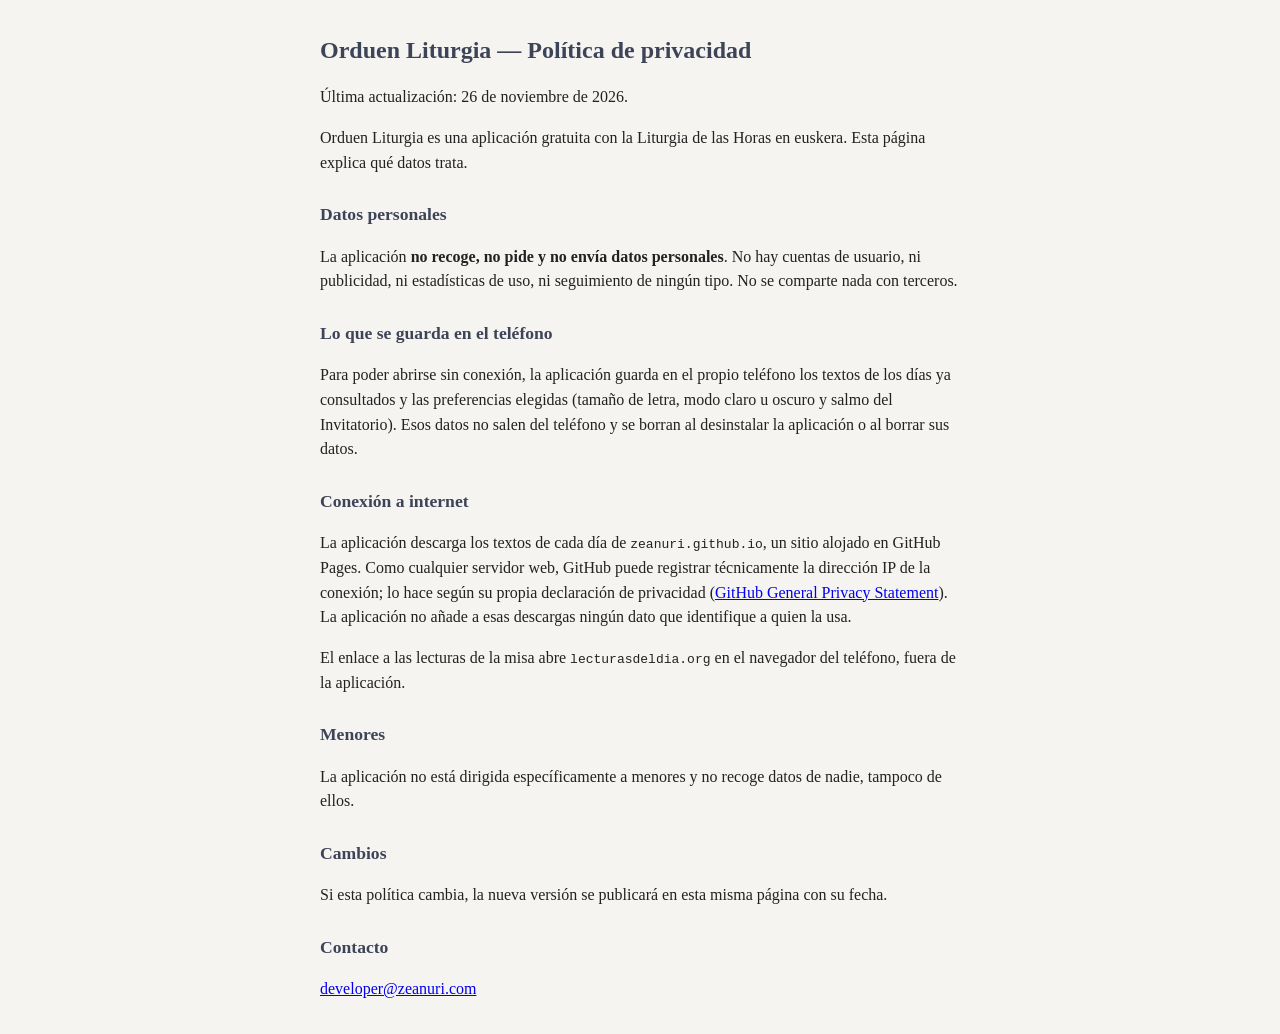
<file: app/web/privacidad.html>
<!doctype html>
<html lang="es">
<head>
<meta charset="utf-8">
<meta name="viewport" content="width=device-width, initial-scale=1">
<title>Orduen Liturgia · Política de privacidad</title>
<style>
  body { font-family: Georgia, serif; max-width: 40rem; margin: 2rem auto; padding: 0 1rem; line-height: 1.55; color: #222; background: #F6F4F1; }
  h1 { font-size: 1.5rem; color: #3D4458; }
  h2 { font-size: 1.1rem; color: #3D4458; margin-top: 1.6rem; }
</style>
</head>
<body>
<h1>Orduen Liturgia — Política de privacidad</h1>
<p>Última actualización: 26 de noviembre de 2026.</p>

<p>Orduen Liturgia es una aplicación gratuita con la Liturgia de las Horas en euskera. Esta página explica qué datos trata.</p>

<h2>Datos personales</h2>
<p>La aplicación <strong>no recoge, no pide y no envía datos personales</strong>. No hay cuentas de usuario, ni publicidad, ni estadísticas de uso, ni seguimiento de ningún tipo. No se comparte nada con terceros.</p>

<h2>Lo que se guarda en el teléfono</h2>
<p>Para poder abrirse sin conexión, la aplicación guarda en el propio teléfono los textos de los días ya consultados y las preferencias elegidas (tamaño de letra, modo claro u oscuro y salmo del Invitatorio). Esos datos no salen del teléfono y se borran al desinstalar la aplicación o al borrar sus datos.</p>

<h2>Conexión a internet</h2>
<p>La aplicación descarga los textos de cada día de <code>zeanuri.github.io</code>, un sitio alojado en GitHub Pages. Como cualquier servidor web, GitHub puede registrar técnicamente la dirección IP de la conexión; lo hace según su propia declaración de privacidad (<a href="https://docs.github.com/site-policy/privacy-policies/github-general-privacy-statement">GitHub General Privacy Statement</a>). La aplicación no añade a esas descargas ningún dato que identifique a quien la usa.</p>
<p>El enlace a las lecturas de la misa abre <code>lecturasdeldia.org</code> en el navegador del teléfono, fuera de la aplicación.</p>

<h2>Menores</h2>
<p>La aplicación no está dirigida específicamente a menores y no recoge datos de nadie, tampoco de ellos.</p>

<h2>Cambios</h2>
<p>Si esta política cambia, la nueva versión se publicará en esta misma página con su fecha.</p>

<h2>Contacto</h2>
<p><a href="mailto:developer@zeanuri.com">developer@zeanuri.com</a></p>
</body>
</html>
</file>
